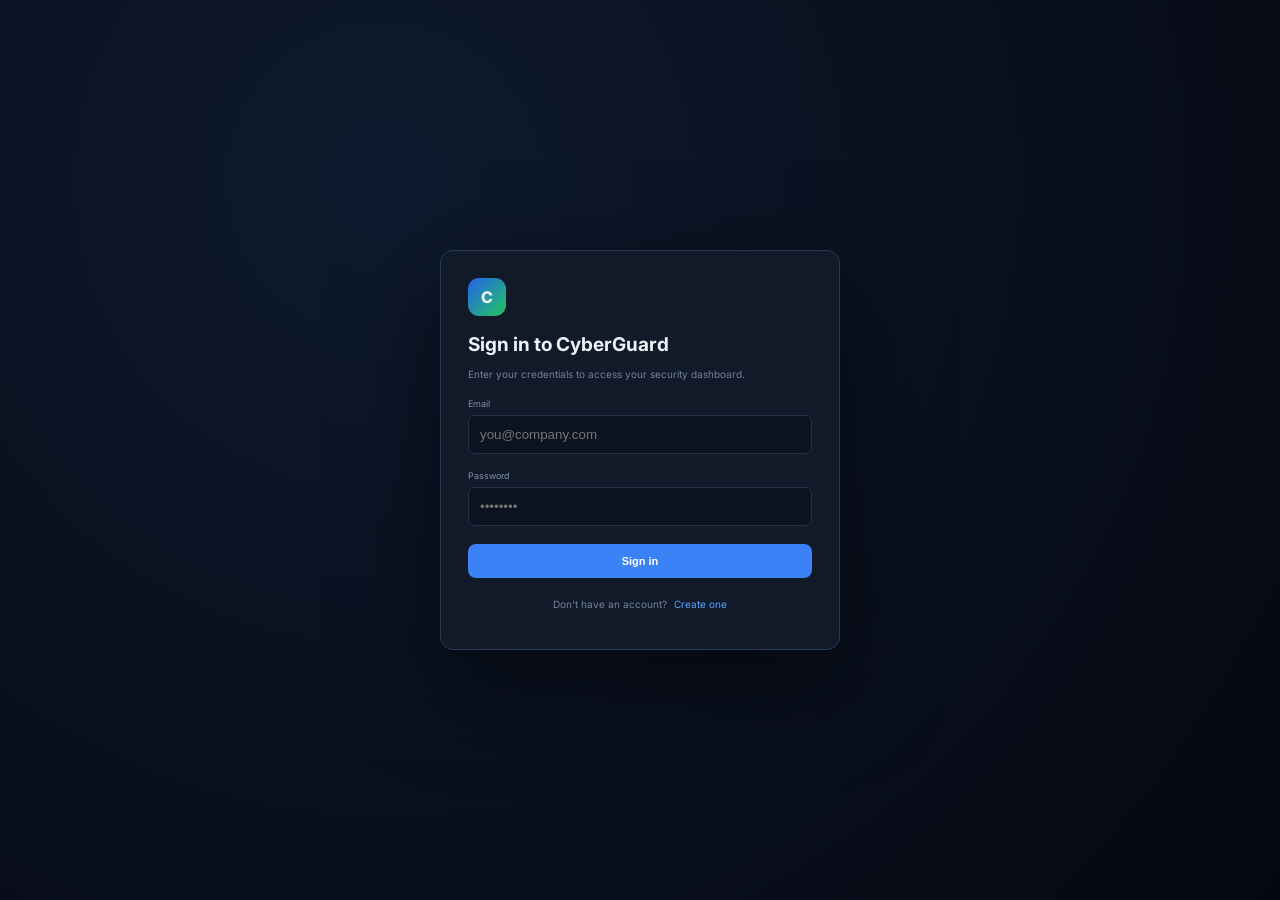
<file: index.html>
<!doctype html>
<html lang="tr">
<head>
<meta charset="utf-8"><meta name="viewport" content="width=device-width,initial-scale=1">
<title>CyberGuard — Security Platform</title>
<link rel="preconnect" href="https://fonts.googleapis.com"><link rel="preconnect" href="https://fonts.gstatic.com" crossorigin>
<link href="https://fonts.googleapis.com/css2?family=Inter:wght@400;500;600;700;800&display=swap" rel="stylesheet">
<link rel="stylesheet" href="style.css">
</head>
<body>

<div class="authscreen" id="authscreen">
  <div class="modalbox">
    <div class="modal-logo">C</div>
    <h2 id="authTitle">Sign in to CyberGuard</h2>
    <p id="authSubtitle">Enter your credentials to access your security dashboard.</p>

    <div id="authRegisterFields" class="hidden">
      <label>Organization<input id="authOrg" placeholder="Acme Security"></label>
    </div>
    <label>Email<input id="authEmail" type="email" placeholder="you@company.com"></label>
    <label>Password<input id="authPassword" type="password" placeholder="••••••••"></label>

    <button class="primary full" id="authSubmit">Sign in</button>
    <small id="authError" class="autherror hidden"></small>
    <p class="authswitch">
      <span id="authSwitchText">Don't have an account?</span>
      <a id="authSwitchLink">Create one</a>
    </p>
  </div>
</div>

<div class="app hidden" id="appRoot">
<aside class="sidebar">
  <div class="brand"><div class="logo">C</div><div><b>CYBER<span>GUARD</span></b><small>SECURITY PLATFORM</small></div></div>
  <div class="workspace"><i></i> <span id="orgName">—</span> <b>⌄</b></div>
  <nav>
    <label>MAIN</label>
    <a class="active" data-page="dashboard">▦ <span>Dashboard</span></a>
    <a data-page="domains">◈ <span>Domains</span><em id="navDomainsCount">0</em></a>
    <a data-page="scans">◉ <span>Scans</span></a>
    <a data-page="findings">⚠ <span>Findings</span><em class="red" id="navFindingsCount">0</em></a>
    <label>MANAGEMENT</label>
    <a data-page="reports">▤ <span>Reports</span></a>
    <a data-page="admin">◫ <span>Admin</span></a>
    <a data-page="settings">⚙ <span>Settings</span></a>
  </nav>
  <div class="support"><div>?</div><span><b>Security support</b><small>We're here to help</small></span></div>
  <button class="logout" id="logoutBtn">⎋ Log out</button>
</aside>
<main>
<header><button class="mobile-menu">☰</button><div class="crumb">Security Operations / <b id="title">Dashboard</b></div>
<div class="actions"><button>⌕</button><button>♧</button><div class="avatar" id="userInitials">—</div><div class="profile"><b id="userEmail">—</b><small id="userRole">Customer</small></div></div></header>
<section class="content">

<div class="page" id="dashboard">
<div class="head"><div><h1>Security Overview</h1><p>Monitor and improve your organization's security posture.</p></div><button class="primary newscan">＋ New Scan</button></div>
<div class="notice hidden" id="dashNotice"><strong>!</strong><div><b id="dashNoticeText">—</b><span>Prioritize critical and high severity findings.</span></div><button data-go="findings">Review findings →</button></div>
<div class="cards">
<div class="card score"><div class="top"><span>SECURITY SCORE</span><b id="dashScoreLabel">—</b></div><div class="scorebody"><div class="ring" id="dashRing"><span><strong id="dashScore">–</strong><small>/100</small></span></div><div><h3 id="dashScoreWord">—</h3><p id="dashScoreDesc">Henüz tarama yapılmadı.</p></div></div><footer>Last scan <b id="dashLastScan">—</b></footer></div>
<div class="card metric"><i class="critical">!</i><span>Critical</span><strong id="cntCritical">0</strong></div>
<div class="card metric"><i class="high">↑</i><span>High</span><strong id="cntHigh">0</strong></div>
<div class="card metric"><i class="medium">•</i><span>Medium</span><strong id="cntMedium">0</strong></div>
<div class="card metric"><i class="low">✓</i><span>Low</span><strong id="cntLow">0</strong></div>
</div>
<div class="columns">
<div class="card chart"><div class="section-title"><div><h2>Security Score</h2><p>Last scans</p></div></div><svg viewBox="0 0 700 250" preserveAspectRatio="none" id="scoreChart"></svg><div class="dates" id="scoreChartDates"></div></div>
<div class="card posture"><div class="section-title"><div><h2>Security Posture</h2><p>Across all monitored assets</p></div><b>•••</b></div><div class="posture-score" id="postureScore">—%</div><div class="progress"><i id="postureBar"></i></div><div class="legend"><span>● Secure <b id="postureSecure">0%</b></span><span>● Attention <b id="postureAttention">0%</b></span><span>● Critical <b id="postureCritical">0%</b></span></div></div>
</div>
<div class="card table"><div class="section-title"><div><h2>Recent Scans</h2><p>Your latest security assessments</p></div><button class="link" data-go="scans">View all →</button></div>
<table><thead><tr><th>DOMAIN</th><th>STATUS</th><th>SCORE</th><th>FINDINGS</th><th>LAST SCAN</th></tr></thead>
<tbody id="dashRecentScans"><tr><td colspan="5">Yükleniyor…</td></tr></tbody></table></div>
</div>

<div class="page hidden" id="domains"><div class="head"><div><h1>Domains</h1><p>Manage monitored and authorized assets.</p></div><button class="primary newscan">＋ Add Domain</button></div><div class="card table"><table><thead><tr><th>DOMAIN</th><th>STATUS</th><th>ADDED</th><th>ACTION</th></tr></thead><tbody id="domainsBody">
<tr><td colspan="4">Yükleniyor…</td></tr></tbody></table></div></div>

<div class="page hidden" id="scans"><div class="head"><div><h1>Scan History</h1><p>Security assessment activity.</p></div><button class="primary newscan">＋ New Scan</button></div>
<div class="mini"><div class="card"><span>TOTAL SCANS</span><strong id="statTotalScans">0</strong></div><div class="card"><span>AVERAGE SCORE</span><strong id="statAvgScore">—</strong></div><div class="card"><span>LAST SCAN</span><strong id="statLastScan">—</strong></div></div>
<div class="card table"><table><thead><tr><th>DOMAIN</th><th>STATUS</th><th>SCORE</th><th>FINDINGS</th><th>DATE</th></tr></thead><tbody id="scansBody"><tr><td colspan="5">Yükleniyor…</td></tr></tbody></table></div></div>

<div class="page hidden" id="findings"><div class="head"><div><h1>Security Findings</h1><p>Prioritized issues from your most recent scans.</p></div></div>
<div id="findingsBody"><p class="empty">Yükleniyor…</p></div></div>

<div class="page hidden" id="reports"><div class="head"><div><h1>Reports</h1><p>Security assessment reports.</p></div></div>
<div id="reportsBody"><p class="empty">Yükleniyor…</p></div></div>

<div class="page hidden" id="admin"><div class="head"><div><h1>Admin Overview</h1><p>Platform-wide operational metrics.</p></div></div><div id="adminBody"><p class="empty">Yükleniyor…</p></div></div>

<div class="page hidden" id="settings"><div class="head"><div><h1>Settings</h1><p>Workspace and notification preferences.</p></div></div><div class="settings"><div class="card"><h2>Workspace</h2><label>Organization<input id="settingsOrg" disabled></label><label>Account email<input id="settingsEmail" disabled></label><small class="hint">Bu bilgiler şu an salt-okunur — düzenleme için backend'e bir /api/settings uç noktası eklenmesi gerekiyor.</small></div></div></div>

</section></main></div>
<div class="modal hidden" id="modal"><div class="modalbox"><button class="close">×</button><div class="modal-logo">C</div><h2>Start a security scan</h2><p>Scan an authorized domain for defensive configuration issues.</p><label>Domain<input id="domain" placeholder="example.com"></label><label class="check"><input id="authorized" type="checkbox"> I confirm I am authorized to scan this domain.</label><button class="primary full" id="start">Start scan</button><small id="status"></small></div></div>
<script src="config.js"></script>
<script src="app.js"></script>
</body></html>
</file>
<file: style.css>
:root{--bg:#080d18;--panel:#0e1726;--line:#203047;--text:#edf2f8;--muted:#8390a4;--blue:#3b82f6;--green:#25d39b;--yellow:#f2b84b;--red:#f15b6c}
*{box-sizing:border-box}body{margin:0;background:var(--bg);color:var(--text);font-family:Inter,Arial,sans-serif}.app{min-height:100vh}.sidebar{position:fixed;inset:0 auto 0 0;width:250px;background:#09111f;border-right:1px solid var(--line);padding:25px 16px;display:flex;flex-direction:column}.brand{display:flex;align-items:center;gap:10px;padding:0 9px 27px}.logo,.modal-logo{width:38px;height:38px;border-radius:11px;display:grid;place-items:center;font-weight:800;background:linear-gradient(135deg,#2563eb,#22c55e)}.brand b{font-size:14px}.brand b span{color:#5aa5ff}.brand small{display:block;font-size:8px;color:#627086;letter-spacing:1px;margin-top:3px}.workspace{border:1px solid var(--line);background:#0e1726;padding:11px;border-radius:8px;font-size:11px;margin-bottom:23px}.workspace i{display:inline-block;width:7px;height:7px;border-radius:50%;background:var(--green);margin-right:8px}.workspace b{float:right;color:#64748b}nav label{display:block;color:#506078;font-size:9px;font-weight:800;letter-spacing:1.1px;padding:11px 11px 7px}nav a{display:flex;gap:12px;align-items:center;color:#8390a4;padding:11px;border-radius:7px;font-size:12px;cursor:pointer;margin:2px 0}nav a:hover,nav a.active{background:#122038;color:white}nav a.active{box-shadow:inset 2px 0 #3b82f6}nav em{margin-left:auto;font-style:normal;font-size:9px;background:#17253a;padding:3px 7px;border-radius:12px}.red{color:#ff7b8a!important}.support{margin-top:auto;border-top:1px solid var(--line);padding:16px 5px;display:flex;gap:10px}.support>div{width:28px;height:28px;border:1px solid #35445a;border-radius:50%;display:grid;place-items:center}.support b,.support small{display:block;font-size:10px}.support small{color:#627086;margin-top:3px}main{margin-left:250px}header{height:72px;border-bottom:1px solid var(--line);display:flex;align-items:center;justify-content:space-between;padding:0 34px;position:sticky;top:0;background:rgba(8,13,24,.94);z-index:5}.crumb{font-size:11px;color:#68778d}.crumb b{color:#e0e7f1}.actions{display:flex;align-items:center;gap:14px}.actions button,.mobile-menu{border:0;background:none;color:#8390a4;font-size:18px}.avatar{width:34px;height:34px;border-radius:9px;background:#153457;color:#65aaff;display:grid;place-items:center;font-size:10px;font-weight:800;margin-left:6px}.profile b{font-size:10px;display:block}.profile small{font-size:9px;color:#637086}.content{padding:33px;max-width:1500px;margin:auto}.head{display:flex;justify-content:space-between;align-items:flex-start;margin-bottom:23px}.head h1{font-size:24px;margin:0 0 7px}.head p{font-size:11px;color:var(--muted);margin:0}.primary{background:var(--blue);border:0;color:white;padding:11px 16px;border-radius:8px;font-size:11px;font-weight:700;cursor:pointer}.notice{display:flex;align-items:center;gap:12px;border:1px solid #4a2731;background:#170f18;padding:13px 15px;border-radius:9px;margin-bottom:14px}.notice>strong{width:26px;height:26px;border-radius:50%;background:#3a1822;color:#ff7484;display:grid;place-items:center}.notice b,.notice span{display:block;font-size:10px}.notice span{color:#7b899d;margin-top:3px}.notice button{margin-left:auto;background:none;border:0;color:#71a8fa;font-size:10px;cursor:pointer}.cards{display:grid;grid-template-columns:2fr repeat(4,1fr);gap:12px}.card{background:linear-gradient(145deg,#101a2a,#0d1523);border:1px solid var(--line);border-radius:10px}.score{padding:18px}.top,.section-title{display:flex;justify-content:space-between;align-items:flex-start}.top span,.metric span,.mini span{font-size:9px;letter-spacing:1px;color:#69778b;font-weight:700}.top b,.metric small,.mini b{font-size:9px;color:var(--green)}.scorebody{display:flex;align-items:center;gap:18px;padding:17px 0}.ring{width:90px;height:90px;border-radius:50%;background:conic-gradient(#3b82f6 0 87%,#1b283c 87%);display:grid;place-items:center;position:relative}.ring:after{content:"";position:absolute;inset:7px;background:#101a2a;border-radius:50%}.ring span{position:relative;z-index:1}.ring strong{font-size:25px}.ring small{font-size:9px;color:#738197}.scorebody h3{margin:0 0 5px;font-size:14px}.scorebody p{font-size:10px;color:#738198;line-height:1.5;max-width:150px}.score footer{border-top:1px solid var(--line);padding-top:11px;color:#657389;font-size:9px}.score footer b{float:right;color:#b5bfce}.metric{padding:17px;display:flex;flex-direction:column;min-height:138px}.metric i{width:29px;height:29px;border-radius:8px;display:grid;place-items:center;font-style:normal;margin-bottom:13px}.critical{background:#3a1822;color:#ff7181}.high{background:#372917;color:#ffbb60}.medium{background:#392f16;color:#f5c65d}.low{background:#12322b;color:#52d7ae}.metric strong{font-size:25px;margin-top:5px}.metric small{color:#66748a;margin-top:auto}.columns{display:grid;grid-template-columns:1.7fr 1fr;gap:12px;margin-top:12px}.chart,.posture,.table{padding:19px}.section-title h2{font-size:13px;margin:0 0 4px}.section-title p{font-size:10px;color:#6e7c90}.section-title select{background:#111d2e;color:#8b98ab;border:1px solid var(--line);border-radius:6px;padding:6px;font-size:9px}.chart svg{width:100%;height:210px;margin-top:10px}.fill{fill:rgba(59,130,246,.08)}.curve{fill:none;stroke:#4f9bff;stroke-width:3}.dates{display:flex;justify-content:space-between;color:#56657b;font-size:8px}.posture-score{font-size:38px;font-weight:800;margin:42px 0 14px}.progress{height:8px;background:#1b2738;border-radius:9px;overflow:hidden}.progress i{display:block;width:87%;height:100%;background:linear-gradient(90deg,#2563eb,#25d39b)}.legend{display:grid;gap:9px;margin-top:18px;color:#8190a5;font-size:9px}.legend span:first-child{color:#4fd6ad}.legend span:nth-child(2){color:#f1bb5a}.legend span:nth-child(3){color:#ff7180}.legend b{float:right}.table{margin-top:12px;overflow:auto}.table table{width:100%;border-collapse:collapse;min-width:650px}.table th{color:#5e6d83;font-size:8px;text-align:left;padding:11px 8px;border-bottom:1px solid var(--line);letter-spacing:.8px}.table td{padding:14px 8px;border-bottom:1px solid #182437;color:#9daabd;font-size:10px}.table td b{color:#e6ecf5}.table td small{display:block;color:#627086;margin-top:4px}.badge{font-size:8px;padding:5px 8px;border-radius:15px}.green{background:#102f29;color:#51d7ad}.yellow{background:#362b17;color:#f2bd5c}.link,.small{background:none;border:0;color:#72a9fa;font-size:9px;cursor:pointer}.small{background:#13233a;padding:7px 9px;border-radius:6px}.hidden{display:none!important}.mini{display:grid;grid-template-columns:repeat(3,1fr);gap:12px;margin-bottom:12px}.mini .card{padding:19px;display:flex;flex-direction:column;gap:9px}.mini strong{font-size:27px}.finding{padding:17px;display:flex;align-items:center;gap:17px;margin-bottom:9px}.severity{font-size:8px;font-weight:800;padding:8px;border-radius:5px}.crit{background:#391720;color:#ff7181}.highbg{background:#382918;color:#ffbb60}.finding h3{font-size:12px;margin:0 0 5px}.finding p{font-size:10px;color:#748197;margin:0 0 6px}.finding small{font-size:8px;color:#5e6d83}.finding>b{margin-left:auto;color:#6a7f9d}.report{padding:17px;display:flex;align-items:center;gap:13px;margin-bottom:9px}.pdf{width:40px;height:46px;border-radius:6px;background:#351a23;color:#ff7181;display:grid;place-items:center;font-size:9px;font-weight:800}.report div:nth-child(2){flex:1}.report h3{font-size:11px;margin:0 0 4px}.report p{font-size:9px;color:#69778b;margin:0}.admin,.settings .card{padding:20px}.admin h2,.settings h2{font-size:13px}.admin b{color:var(--green)}.settings{display:grid;grid-template-columns:1fr 1fr;gap:12px}.settings label{display:block;color:#8290a4;font-size:9px;margin:15px 0}.settings input{display:block;width:100%;margin-top:6px;padding:10px;background:#0a1320;color:#e8edf5;border:1px solid var(--line);border-radius:6px}.toggle{display:flex!important;justify-content:space-between;align-items:center;border-bottom:1px solid var(--line);padding-bottom:14px}.toggle span{display:flex;flex-direction:column;gap:4px}.toggle b{color:#dfe7f1;font-size:10px}.toggle small{color:#69778b}.toggle input{width:auto!important}.modal{position:fixed;inset:0;background:rgba(2,6,15,.8);backdrop-filter:blur(6px);display:grid;place-items:center;z-index:20}.modalbox{width:min(440px,92vw);background:#101a29;border:1px solid #2b3b53;border-radius:13px;padding:27px;position:relative;box-shadow:0 30px 100px #0008}.close{position:absolute;right:15px;top:10px;background:none;border:0;color:#7b899e;font-size:24px}.modal-logo{margin-bottom:17px}.modalbox h2{font-size:18px;margin:0 0 6px}.modalbox p{font-size:10px;color:#758298;line-height:1.6}.modalbox label{display:block;color:#8592a6;font-size:9px;margin-top:16px}.modalbox input{width:100%;margin-top:6px;padding:11px;background:#0b1320;color:white;border:1px solid var(--line);border-radius:6px}.check{display:flex!important;gap:8px;align-items:center}.check input{width:auto!important;margin:0}.full{width:100%;margin-top:18px}.modalbox>small{display:block;color:#f0bd5a;margin-top:10px}.mobile-menu{display:none}
.authscreen{position:fixed;inset:0;background:radial-gradient(circle at 30% 20%,#0e1a2e,#050810);display:grid;place-items:center;z-index:30;padding:20px}
.authscreen .modalbox{width:min(400px,92vw)}
.authscreen h2{font-size:19px}
.autherror{display:block;color:#ff7b8a;margin-top:12px;font-size:10px;line-height:1.5}
.authswitch{margin-top:18px!important;text-align:center;color:#758298}
.authswitch a{color:#5aa5ff;cursor:pointer;margin-left:4px}
.logout{margin-top:10px;background:none;border:1px solid var(--line);color:#8390a4;border-radius:8px;padding:10px;font-size:10px;cursor:pointer}
.logout:hover{color:#ff7b8a;border-color:#4a2731}
.empty{color:#657389;font-size:11px;padding:20px 4px}
.hint{display:block;color:#5f6d82;margin-top:14px;font-size:9px;line-height:1.6}
.toast{position:fixed;bottom:24px;right:24px;background:#101a29;border:1px solid #2b3b53;color:#e6ecf5;padding:13px 17px;border-radius:9px;font-size:11px;z-index:40;box-shadow:0 15px 40px #0008}
.toast.error{border-color:#4a2731;color:#ff9aa4}
@media(max-width:1150px){.cards{grid-template-columns:repeat(4,1fr)}.score{grid-column:span 2}.columns{grid-template-columns:1fr}}
@media(max-width:800px){.sidebar{transform:translateX(-100%);transition:.2s;z-index:10}.sidebar.open{transform:none}main{margin-left:0}.mobile-menu{display:block}.profile{display:none}.content{padding:20px}.cards{grid-template-columns:1fr 1fr}.score{grid-column:span 2}.mini,.settings{grid-template-columns:1fr}.head{flex-direction:column;gap:14px}}
</file>
